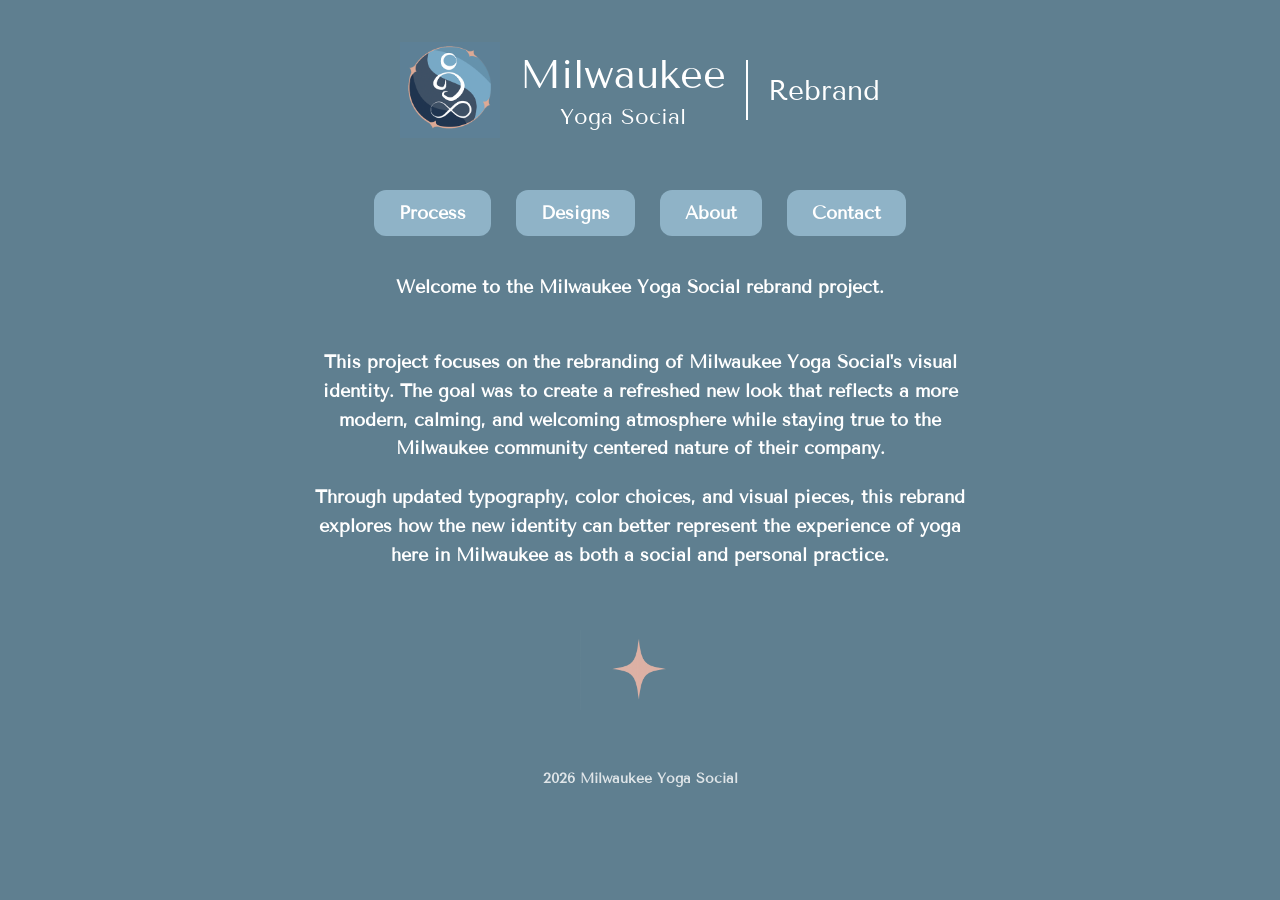
<file: index.html>
<!DOCTYPE html>
<html lang="en">
<head>
  <meta charset="UTF-8">
  <title>Milwaukee Yoga Social</title>
  <link rel="stylesheet" href="styles.css">
<link href="https://fonts.googleapis.com/css2?family=Tenor+Sans&display=swap" rel="stylesheet">
</head>
<body>

<header class="header">
  <div class="logo-title">

<a href="index.html">
  <img src="logo.png" alt="Logo" class="logo">
</a>

      <div class="title-group">
        <h1>Milwaukee</h1>
        <h2>Yoga Social</h2>
      </div>
    </a>

    <div class="divider"></div>

    <h2 class="rebrand">Rebrand</h2>

  </div>
</header>

<nav class="nav">
  <a href="process.html">Process</a>
  <a href="designs.html">Designs</a>
  <a href="about.html">About</a>
  <a href="contact.html">Contact</a>
</nav>

<main>
  <p>Welcome to the Milwaukee Yoga Social rebrand project.</p>
</main>

<main>
  <section class="intro">
    <p>
      This project focuses on the rebranding of Milwaukee Yoga Social's visual identity. The goal was to
      create a refreshed new look that reflects a more modern, calming, and welcoming
      atmosphere while staying true to the Milwaukee community centered nature of their company.
    </p>

    <p>
      Through updated typography, color choices, and visual pieces, this rebrand explores
      how the new identity can better represent the experience of yoga here in Milwaukee as both a
      social and personal practice.
    </p>
  </section>
</main>

<div class="footer-star">
  <img src="star.png" alt="decorative star">
</div>


<footer>
  <p>2026 Milwaukee Yoga Social</p>
</footer>

</body>
</html>
</file>
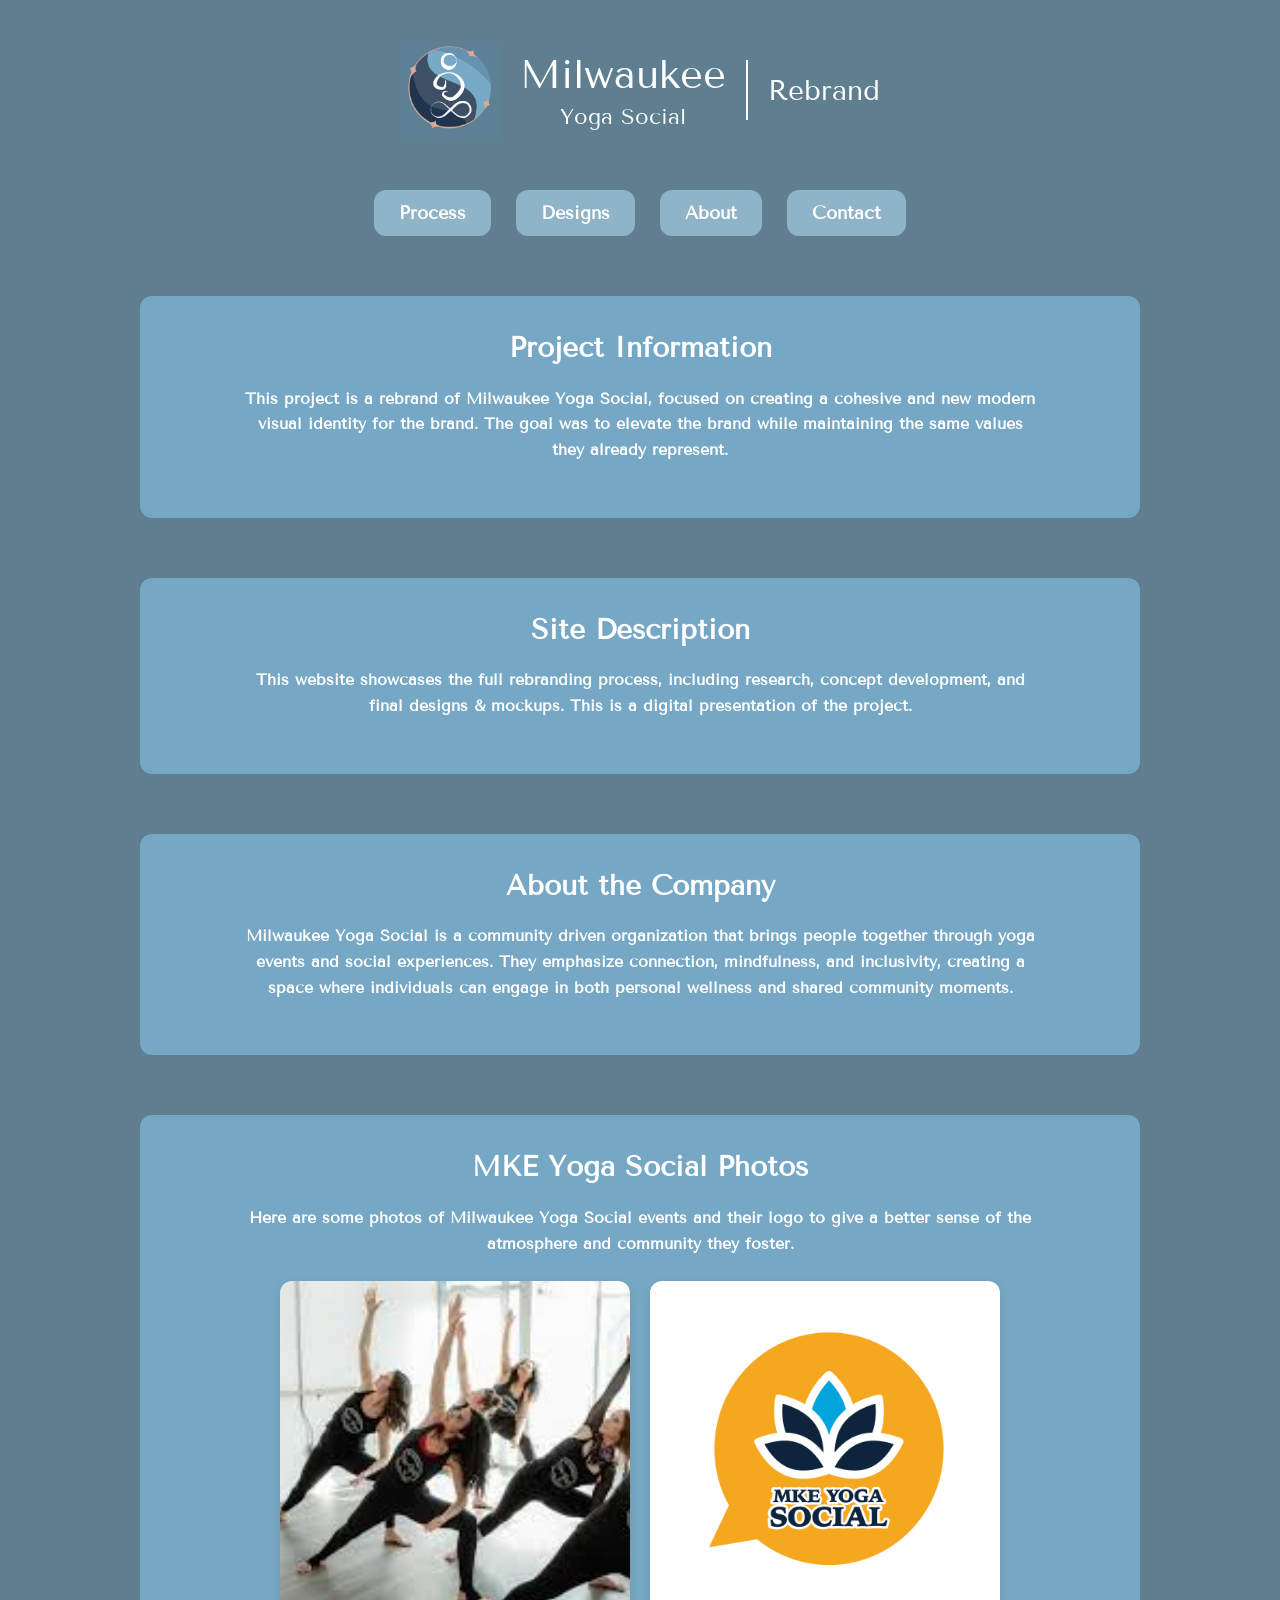
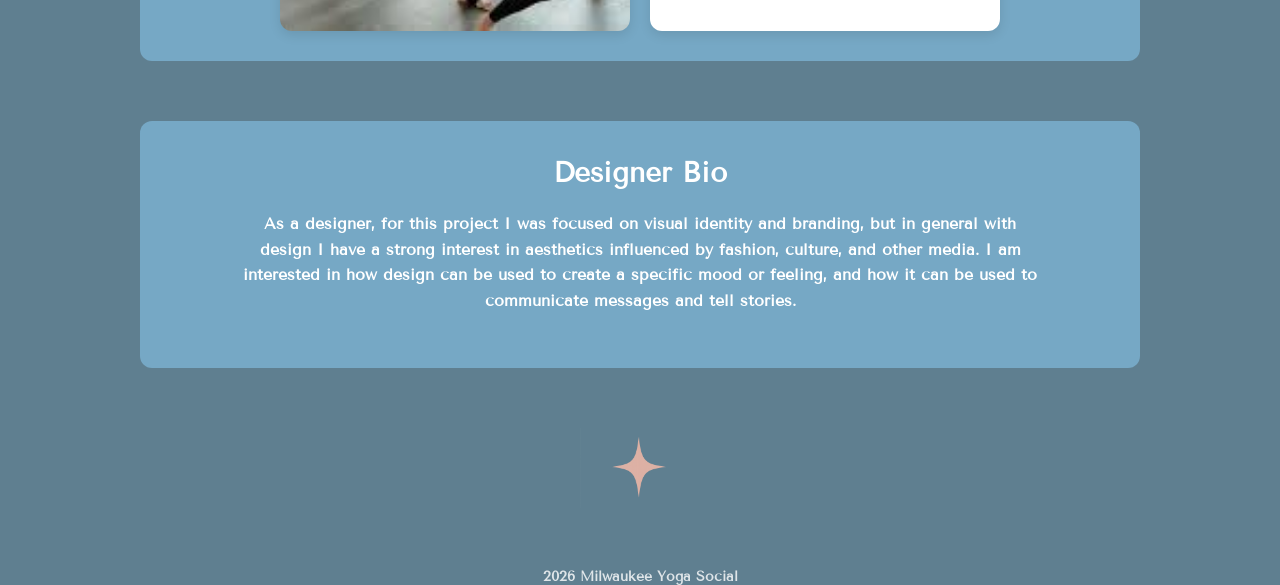
<file: about.html>
<!DOCTYPE html>
<html lang="en">
<head>
  <meta charset="UTF-8">
  <title>About | Milwaukee Yoga Social</title>
  <link rel="stylesheet" href="styles.css">
  <link href="https://fonts.googleapis.com/css2?family=Tenor+Sans&display=swap" rel="stylesheet">
</head>
<body>

<header class="header">
  <div class="logo-title">
    <a href="index.html" class="home-link">
      <img src="logo.png" alt="Logo" class="logo">
    </a>


    <div class="title-group">
      <h1>Milwaukee</h1>
      <h2>Yoga Social</h2>
    </div>

    <div class="divider"></div>

    <h2 class="rebrand">Rebrand</h2>
  </div>
</header>

<nav class="nav">
  <a href="process.html">Process</a>
  <a href="designs.html">Designs</a>
  <a href="about.html">About</a>
  <a href="contact.html">Contact</a>
</nav>

<main>


  <section class="about-section">
    <h2>Project Information</h2>
    <p>
      This project is a rebrand of Milwaukee Yoga Social, focused on creating a cohesive and new modern visual identity for the brand.
      The goal was to elevate the brand while maintaining the same values they already represent.
    </p>
  </section>

  <section class="about-section">
    <h2>Site Description</h2>
    <p>
      This website showcases the full rebranding process, including research, concept development,
      and final designs & mockups. This is a digital presentation of the project.
    </p>
  </section>


  <section class="about-section">
    <h2>About the Company</h2>
    <p>
      Milwaukee Yoga Social is a community driven organization that brings people together through yoga events
      and social experiences. They emphasize connection, mindfulness, and inclusivity, creating a space
      where individuals can engage in both personal wellness and shared community moments.
    </p>
  </section>


<section class="about-section">
  <h2>MKE Yoga Social Photos</h2>
  <p>
    Here are some photos of Milwaukee Yoga Social events and their logo to give a better sense of the
    atmosphere and community they foster.
  </p>

  <div class="photo-gallery">
    <img src="yoga-group.jpeg" alt="Group yoga session in Milwaukee">
    <img src="logoold.png" alt="Milwaukee Yoga Social logo">
  </div>
</section>


  <section class="about-section">
    <h2>Designer Bio</h2>
    <p>
      As a designer, for this project I was focused on visual identity and branding, but in general with design I have a strong interest in aesthetics influenced
      by fashion, culture, and other media. I am interested in how design can be used to create a specific mood or feeling, and how it can be used to communicate messages and tell stories. 
  </section>

</main>

<div class="footer-star">
  <img src="star.png" alt="decorative star">
</div>


<footer>
  <p>2026 Milwaukee Yoga Social</p>
</footer>

</body>
</html>
</file>
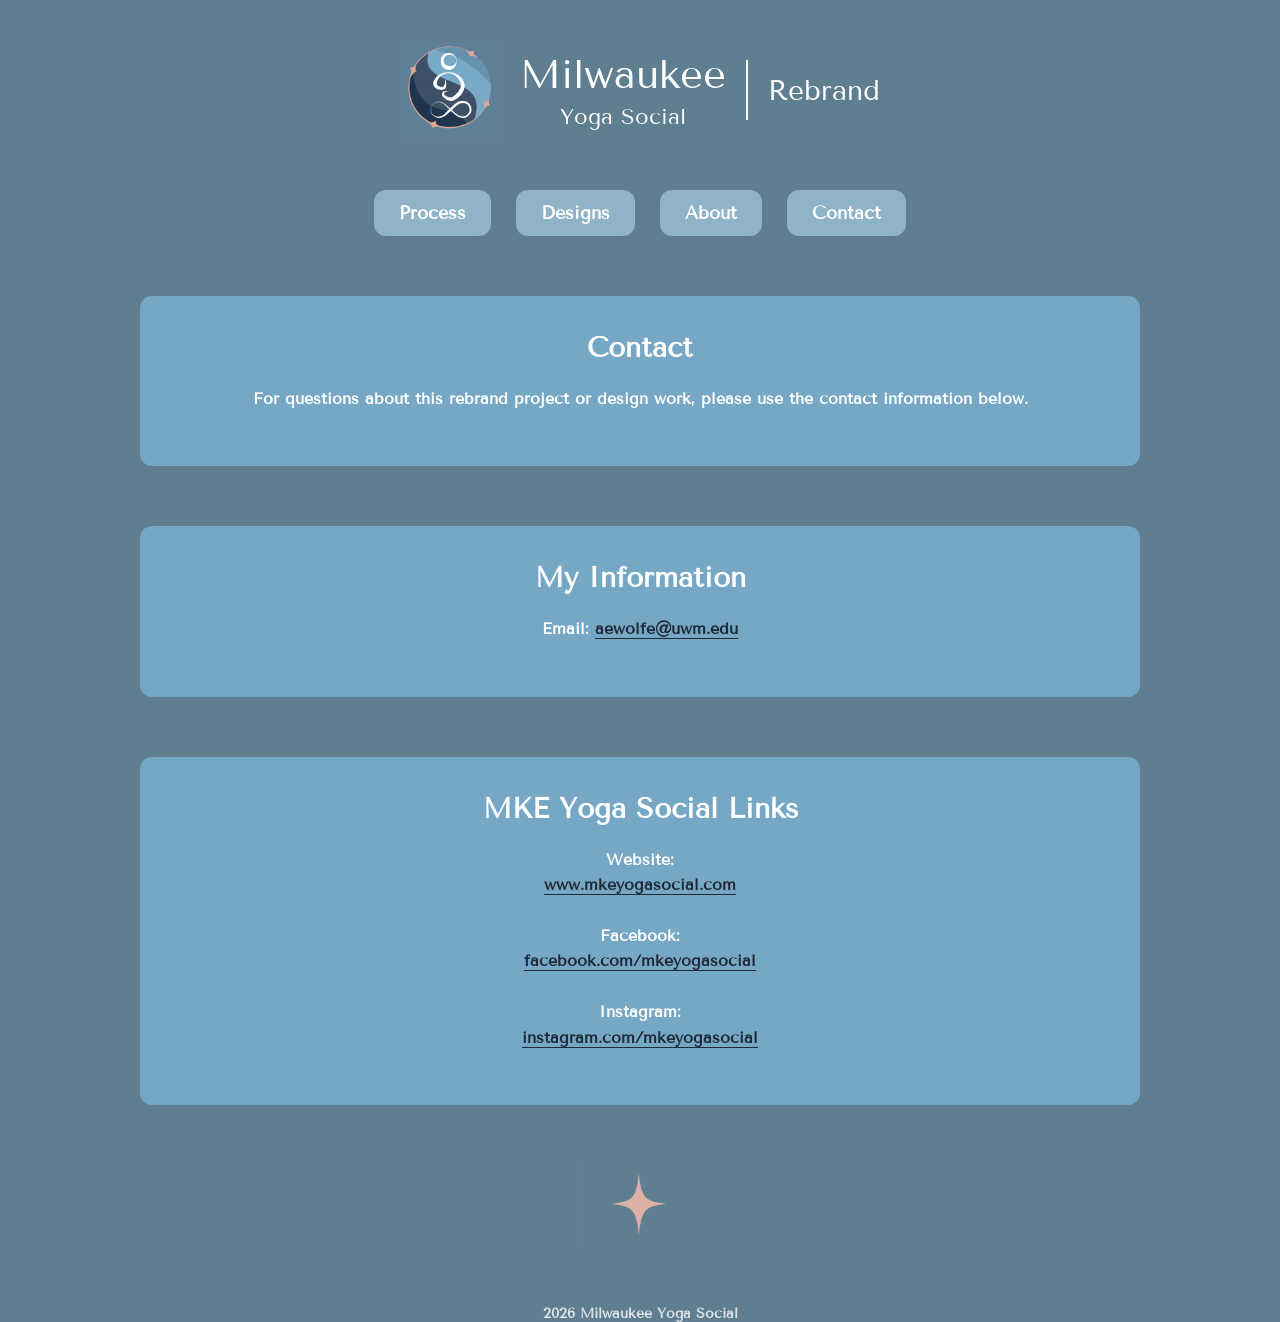
<file: contact.html>
<!DOCTYPE html>
<html lang="en">
<head>
  <meta charset="UTF-8">
  <title>Contact | Milwaukee Yoga Social</title>
  <link rel="stylesheet" href="styles.css">
  <link href="https://fonts.googleapis.com/css2?family=Tenor+Sans&display=swap" rel="stylesheet">
</head>
<body>

<header class="header">
  <div class="logo-title">
    <a href="index.html">
      <img src="logo.png" alt="Logo" class="logo">
    </a>

    <div class="title-group">
      <h1>Milwaukee</h1>
      <h2>Yoga Social</h2>
    </div>

    <div class="divider"></div>

    <h2 class="rebrand">Rebrand</h2>
  </div>
</header>

<nav class="nav">
  <a href="process.html">Process</a>
  <a href="designs.html">Designs</a>
  <a href="about.html">About</a>
  <a href="contact.html">Contact</a>
</nav>

<main>

  <section class="about-section">
    <h2>Contact</h2>
    <p>
      For questions about this rebrand project or design work, please use the contact information below.
    </p>
  </section>

  <section class="about-section">
    <h2>My Information</h2>
    <p>
      Email:
      <a href="mailto:aewolfe@uwm.edu">aewolfe@uwm.edu</a>
    </p>
  </section>

  <section class="about-section">
  <h2>MKE Yoga Social Links</h2>

  <p>
    Website:<br>
    <a href="https://www.mkeyogasocial.com/" target="_blank">
      www.mkeyogasocial.com
    </a>
  </p>

  <p>
    Facebook:<br>
    <a href="https://www.facebook.com/mkeyogasocial/" target="_blank">
      facebook.com/mkeyogasocial
    </a>
  </p>

  <p>
    Instagram:<br>
    <a href="https://www.instagram.com/mkeyogasocial/" target="_blank">
      instagram.com/mkeyogasocial
    </a>
  </p>
</section>

</main>

<div class="footer-star">
  <img src="star.png" alt="decorative star">
</div>

<footer>
  <p>2026 Milwaukee Yoga Social</p>
</footer>

</body>
</html>
</file>
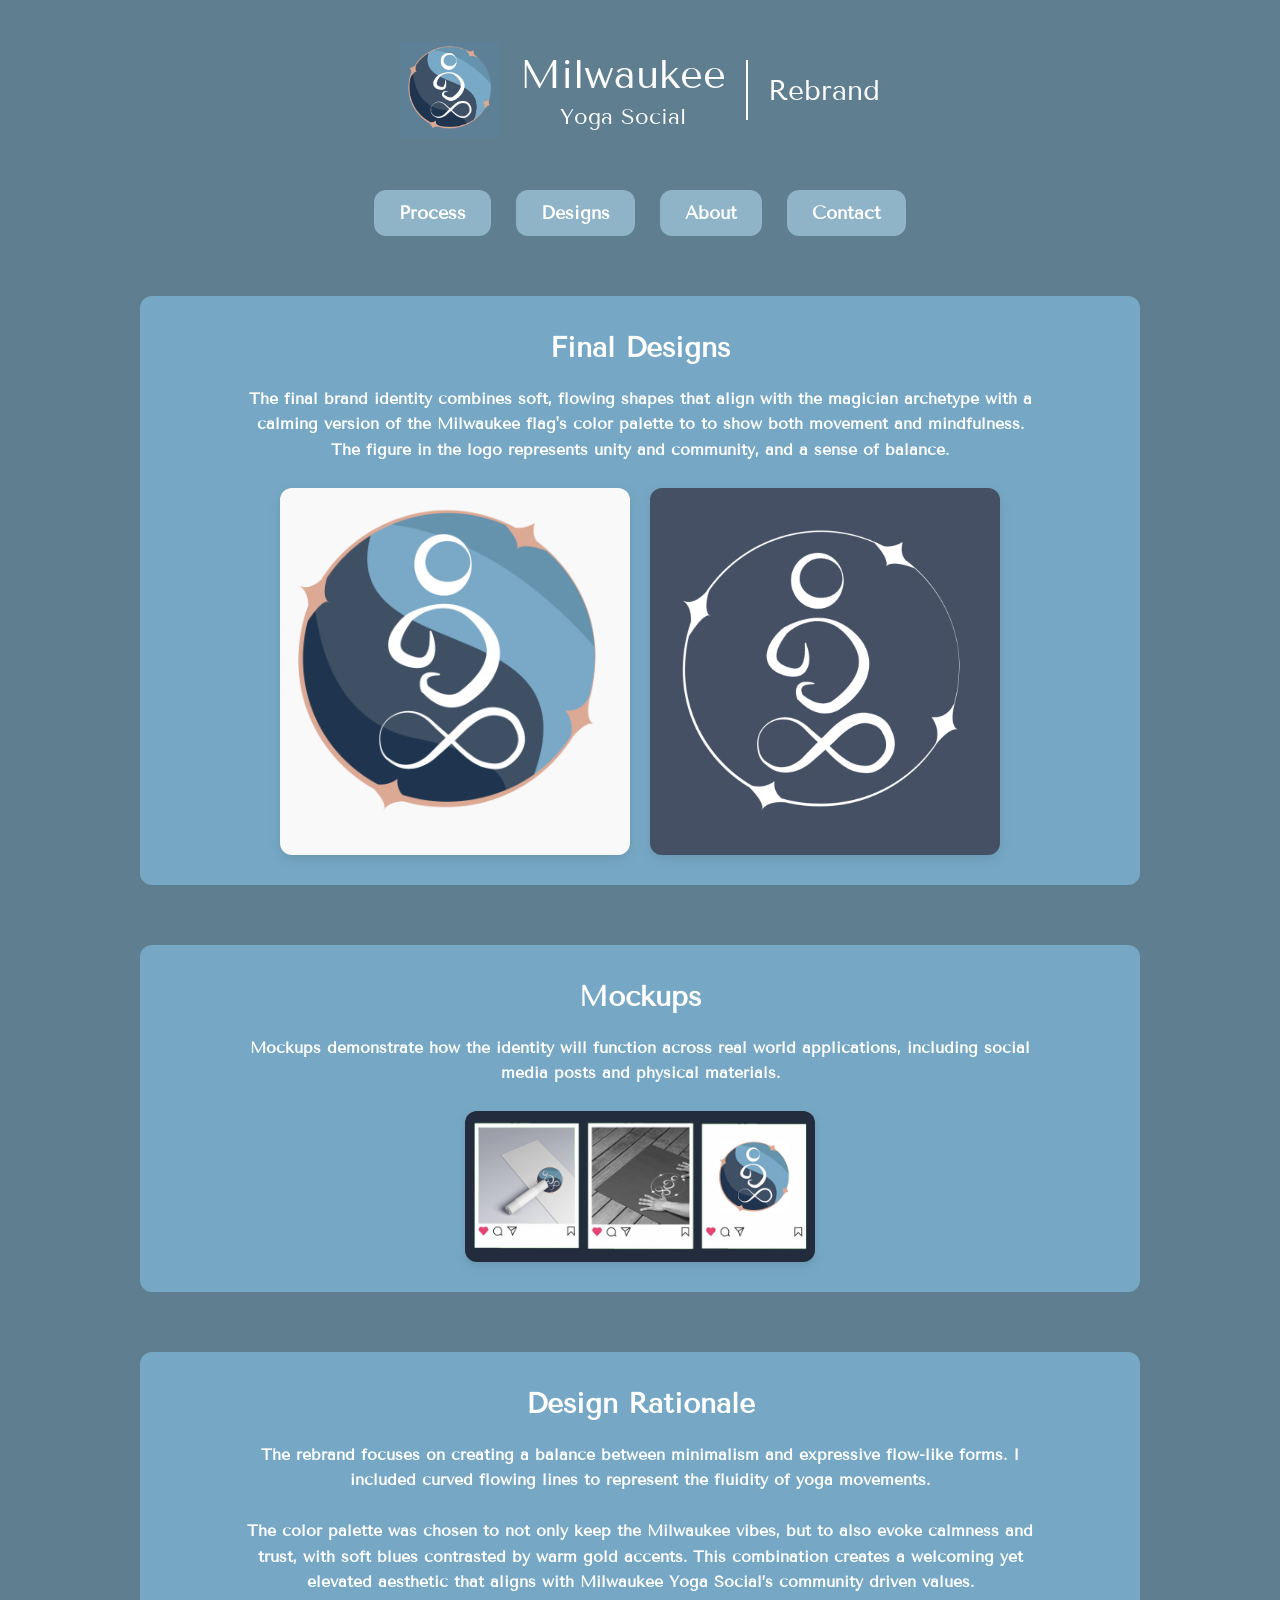
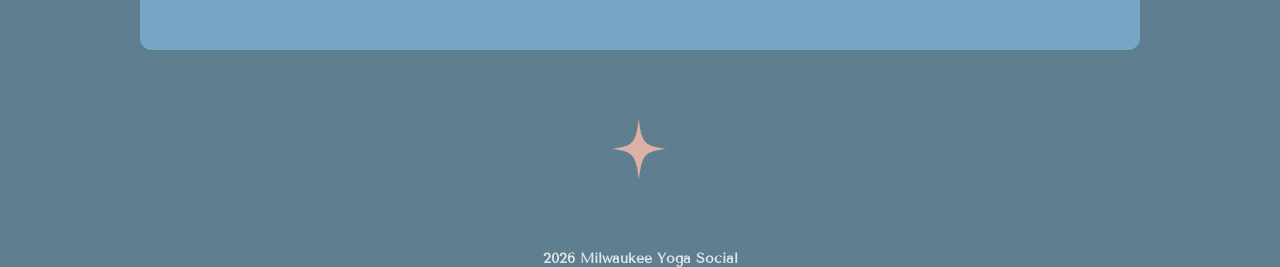
<file: designs.html>
<!DOCTYPE html>
<html lang="en">
<head>
  <meta charset="UTF-8">
  <title>Designs | Milwaukee Yoga Social</title>
  <link rel="stylesheet" href="styles.css">
  <link href="https://fonts.googleapis.com/css2?family=Tenor+Sans&display=swap" rel="stylesheet">
</head>
<body>

<header class="header">
  <div class="logo-title">
    <a href="index.html" class="home-link">
      <img src="logo.png" alt="Logo" class="logo">
    </a>

    <div class="title-group">
      <h1>Milwaukee</h1>
      <h2>Yoga Social</h2>
    </div>

    <div class="divider"></div>

    <h2 class="rebrand">Rebrand</h2>
  </div>
</header>

<nav class="nav">
  <a href="process.html">Process</a>
  <a href="designs.html">Designs</a>
  <a href="about.html">About</a>
  <a href="contact.html">Contact</a>
</nav>

<main>


  <section class="about-section">
    <h2>Final Designs</h2>
    <p>
      The final brand identity combines soft, flowing shapes that align with the magician archetype with a calming version of the Milwaukee flag's color palette to to show
      both movement and mindfulness. The figure in the logo represents unity and community, and a sense of balance.
    </p>

    <div class="photo-gallery">
      <img src="final-logo.png" alt="Final logo design">
      <img src="final-banner.png" alt="Final logo design #2">
    </div>
  </section>

  
  <section class="about-section">
    <h2>Mockups</h2>
    <p>
      Mockups demonstrate how the identity will function across real world applications, including
      social media posts and physical materials.
    </p>

    <div class="photo-gallery">
      <img src="mockup1.png" alt="mockups">
    </div>
  </section>


  <section class="about-section">
    <h2>Design Rationale</h2>
    <p>
      The rebrand focuses on creating a balance between minimalism and expressive flow-like forms.
      I included curved flowing lines to represent the fluidity of yoga movements.
    </p>

    <p>
      The color palette was chosen to not only keep the Milwaukee vibes, but to also evoke calmness and trust, with soft blues contrasted by
      warm gold accents. This combination creates a welcoming yet elevated aesthetic that
      aligns with Milwaukee Yoga Social’s community driven values.
    </p>
  </section>

</main>

<div class="footer-star">
  <img src="star.png" alt="decorative star">
</div>

<footer>
  <p>2026 Milwaukee Yoga Social</p>
</footer>

</body>
</html>
</file>
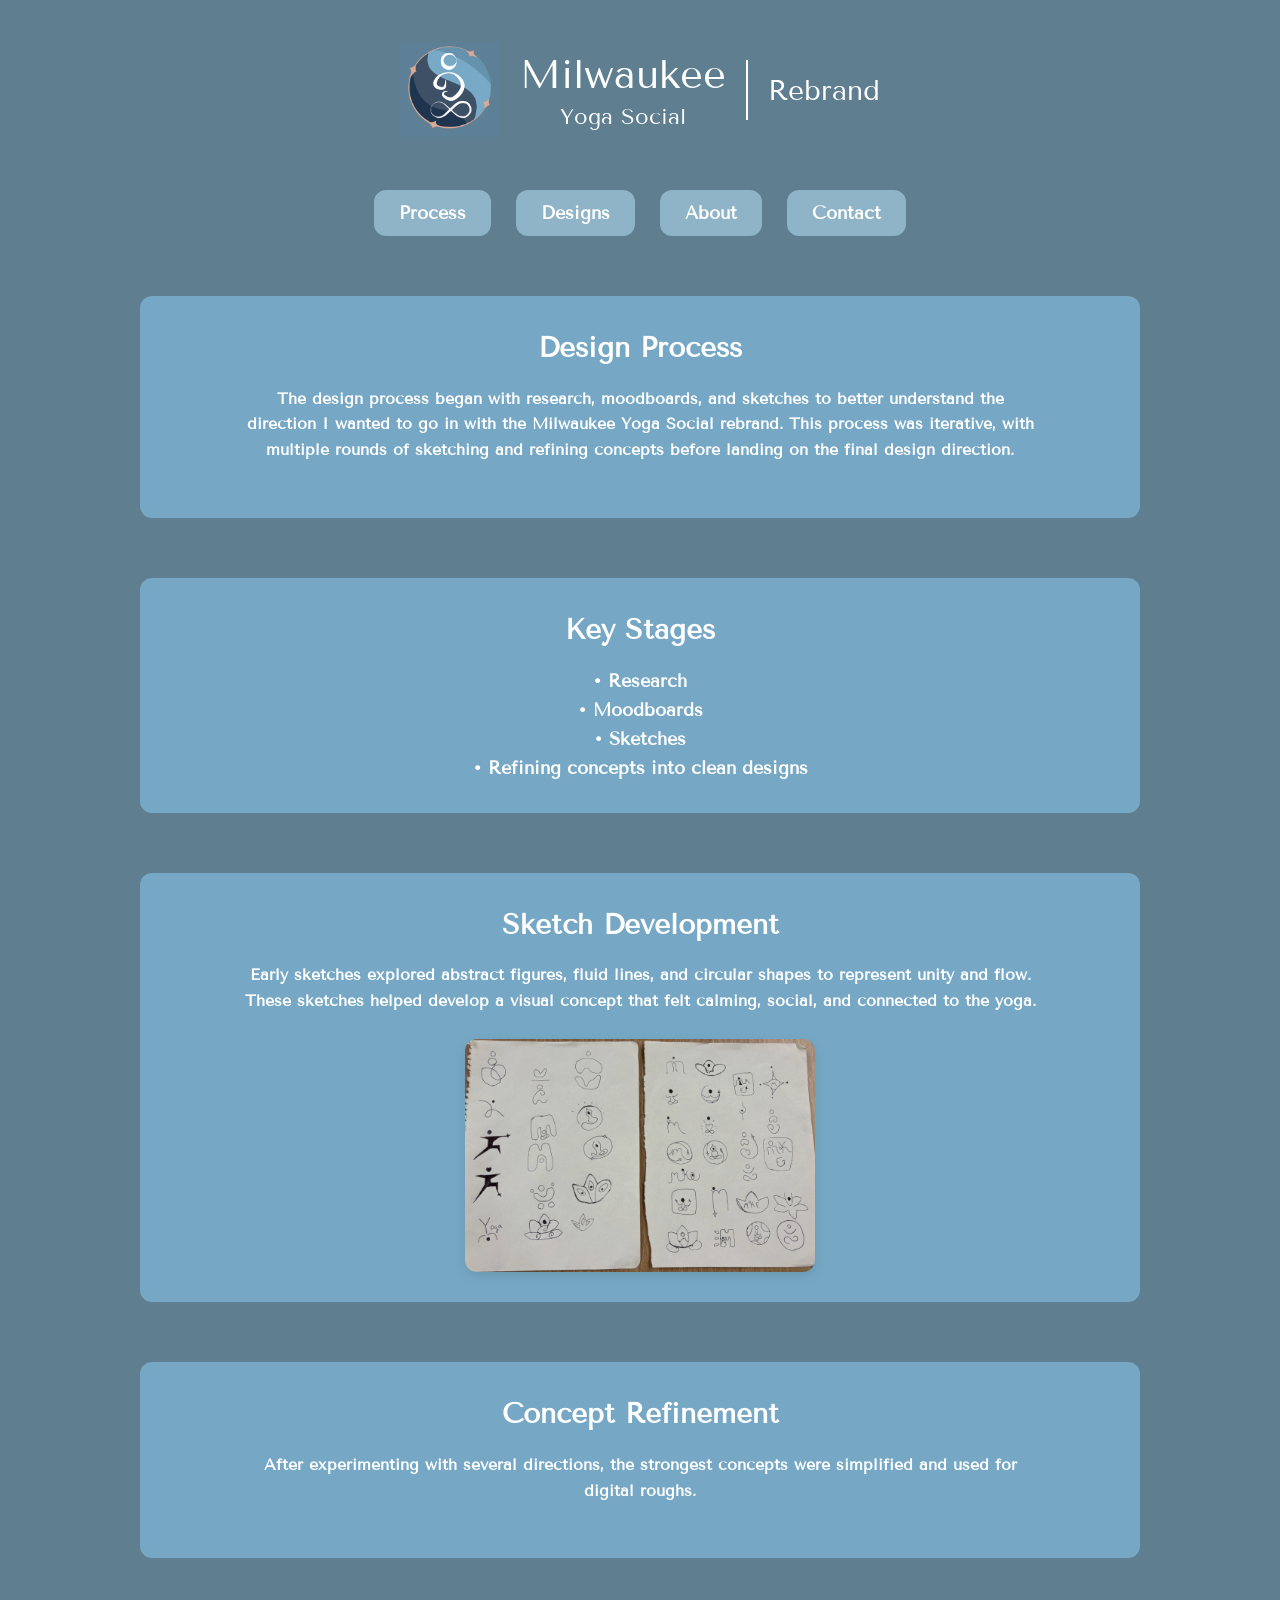
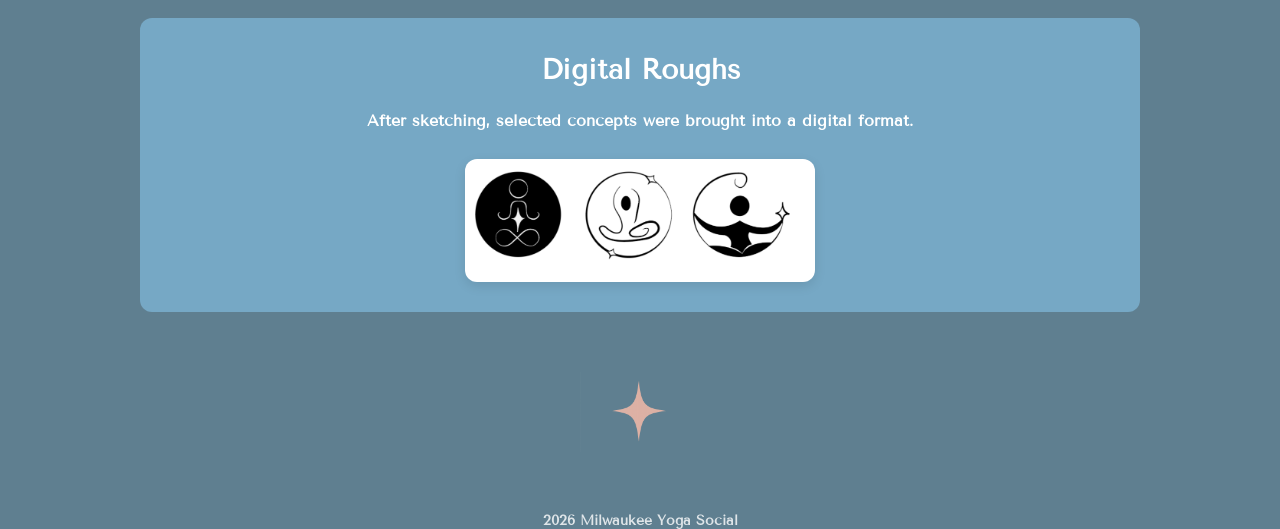
<file: process.html>
<!DOCTYPE html>
<html lang="en">
<head>
  <meta charset="UTF-8">
  <title>Process | Milwaukee Yoga Social</title>
  <link rel="stylesheet" href="styles.css">
  <link href="https://fonts.googleapis.com/css2?family=Tenor+Sans&display=swap" rel="stylesheet">
</head>
<body>

<header class="header">
  <div class="logo-title">
    <a href="index.html" class="home-link">
      <img src="logo.png" alt="Logo" class="logo">
    </a>

    <div class="title-group">
      <h1>Milwaukee</h1>
      <h2>Yoga Social</h2>
    </div>

    <div class="divider"></div>

    <h2 class="rebrand">Rebrand</h2>
  </div>
</header>

<nav class="nav">
  <a href="process.html">Process</a>
  <a href="designs.html">Designs</a>
  <a href="about.html">About</a>
  <a href="contact.html">Contact</a>
</nav>

<main>

  <section class="about-section">
    <h2>Design Process</h2>
    <p>
      The design process began with research, moodboards, and sketches to better understand
      the direction I wanted to go in with the Milwaukee Yoga Social rebrand. This process was iterative, with multiple rounds of sketching and refining concepts before landing on the final design direction.
    </p>
  </section>

  <section class="about-section">
    <h2>Key Stages</h2>
    <ul class="process-list">
      <li>Research</li>
      <li>Moodboards</li>
      <li>Sketches</li>
      <li>Refining concepts into clean designs</li>
    </ul>
  </section>

  <section class="about-section">
    <h2>Sketch Development</h2>
    <p>
      Early sketches explored abstract figures, fluid lines, and circular shapes to represent unity and flow.
      These sketches helped develop a visual concept that felt calming, social, and connected to
      the yoga.
    </p>

    <div class="photo-gallery">
      <img src="sketches.png" alt="Early logo sketches for Milwaukee Yoga Social">
    </div>
  </section>

  <section class="about-section">
    <h2>Concept Refinement</h2>
    <p>
      After experimenting with several directions, the strongest concepts were simplified and used for digital roughs.
    
    </p>
  </section>

  <section class="about-section">
  <h2>Digital Roughs</h2>
  <p>
    After sketching, selected concepts were brought into a digital format.
  </p>

  <div class="photo-gallery">
    <img src="digital-roughs.png" alt="Digital roughs">
  </div>
</section>

</main>

<div class="footer-star">
  <img src="star.png" alt="decorative star">
</div>


<footer>
  <p>2026 Milwaukee Yoga Social</p>
</footer>

</body>
</html>
</file>
<file: styles.css>
* {
  margin: 0;
  padding: 0;
  box-sizing: border-box;
}

body {
  font-family: 'Tenor Sans', sans-serif;
  font-weight: bold;
  background-color: #5f7f90; 
  color: #ffffff;
  text-align: center;
}


.header {
  padding: 40px 20px 20px;
}

.logo-title {
  display: flex;
  align-items: center;
  justify-content: center;
  gap: 20px;
  flex-wrap: wrap;
}


.logo {
  width: 100px;
  height: 100px;
  object-fit: contain;
}


.title-group h1 {
  font-size: 40px;
  font-weight: 500;
}

.title-group h2 {
  font-size: 22px;
  font-weight: 400;
  margin-top: 5px;
}


.divider {
  width: 2px;
  height: 60px;
  background-color: white;
}

.rebrand {
  font-size: 28px;
  font-weight: 400;
}


.nav {
  margin-top: 30px;
  display: flex;
  justify-content: center;
  gap: 25px;
}


.nav a {
  text-decoration: none;
  background-color: #8fb3c7;
  color: white;
  padding: 12px 25px;
  border-radius: 12px;
  font-size: 18px;
}


.nav a:hover {
  background-color: #a9c7d8;
}


main {
  margin-top: 40px;
  font-size: 18px;
}


footer {
  margin-top: 60px;
  font-size: 14px;
  opacity: 0.8;
}

.intro {
  max-width: 700px;
  margin: 50px auto;
  line-height: 1.6;
  font-size: 18px;
  padding: 0 20px;
  font-family: 'Tenor Sans', sans-serif;
  line-height: 1.6;
}

.intro p {
  margin-bottom: 20px;
}

/* about page */
.about-section {
  max-width: 800px;
  margin: 60px auto;
  padding: 30px;
  background-color: #76a8c5; 
  border-radius: 12px;
  line-height: 1.6;
}


.about-section h2 {
  font-family: 'Tenor Sans', sans-serif;
  font-size: 28px;
  margin-bottom: 15px;
  color: #ffffff; 
}


.about-section p {
  font-size: 16px;
  color: #ffffff;
}


.intro, .about-section {
  font-family: 'Tenor Sans', sans-serif;
}

.photo-gallery {
  display: flex;
  gap: 20px;
  margin-top: 20px;
  justify-content: center;
  flex-wrap: wrap;
}

.photo-gallery img {
  width: 100%;
  max-width: 350px;
  border-radius: 12px;
  object-fit: cover;
  box-shadow: 0 4px 12px rgba(0, 0, 0, 0.1);
  background-color: #ffffff;
}

/* designs page */


.about-section {
  max-width: 1000px;
  margin: 60px auto;
  padding: 30px;
  background-color: #76a8c5;
  border-radius: 12px;
  line-height: 1.6;
  text-align: center;
}

.about-section h2 {
  font-family: 'Tenor Sans', sans-serif;
  font-size: 28px;
  margin-bottom: 15px;
  color: #ffffff;
}

.about-section p {
  font-family: 'Tenor Sans', sans-serif;
  font-size: 16px;
  color: #ffffff;
  max-width: 800px;
  margin: 0 auto 25px;
}


.mockup-grid {
  display: grid;
  grid-template-columns: repeat(auto-fit, minmax(220px, 1fr));
  gap: 24px;
  margin-top: 25px;
}

.mockup-post {
  background: white;
  border-radius: 14px;
  padding: 12px;
  box-shadow: 0 4px 12px rgba(0, 0, 0, 0.08);
}

.mockup-post img {
  width: 100%;
  aspect-ratio: 1 / 1;
  object-fit: cover;
  border-radius: 8px;
  display: block;
}

.process-list {
  list-style: none;
  padding: 0;
  text-align: center;
}

.process-list li::before {
  content: "• ";
  color: #ffffff; 
}

.home-link {
  display: flex;
  align-items: center;
  gap: 15px;
  text-decoration: none;
  color: inherit;
}

.logo {
  display: block;
}

a {
  text-decoration: none;
}

.about-section a {
  color: #1e2a38;
  text-decoration: none;
  border-bottom: 1px solid #1e2a38;
}

.about-section a:hover {
  opacity: 0.7;
}

.footer-star {
  display: flex;
  justify-content: center;
  margin: 60px 0 20px;
}

.footer-star img {
  width: 120px; 
  opacity: 0.9;
}
</file>
